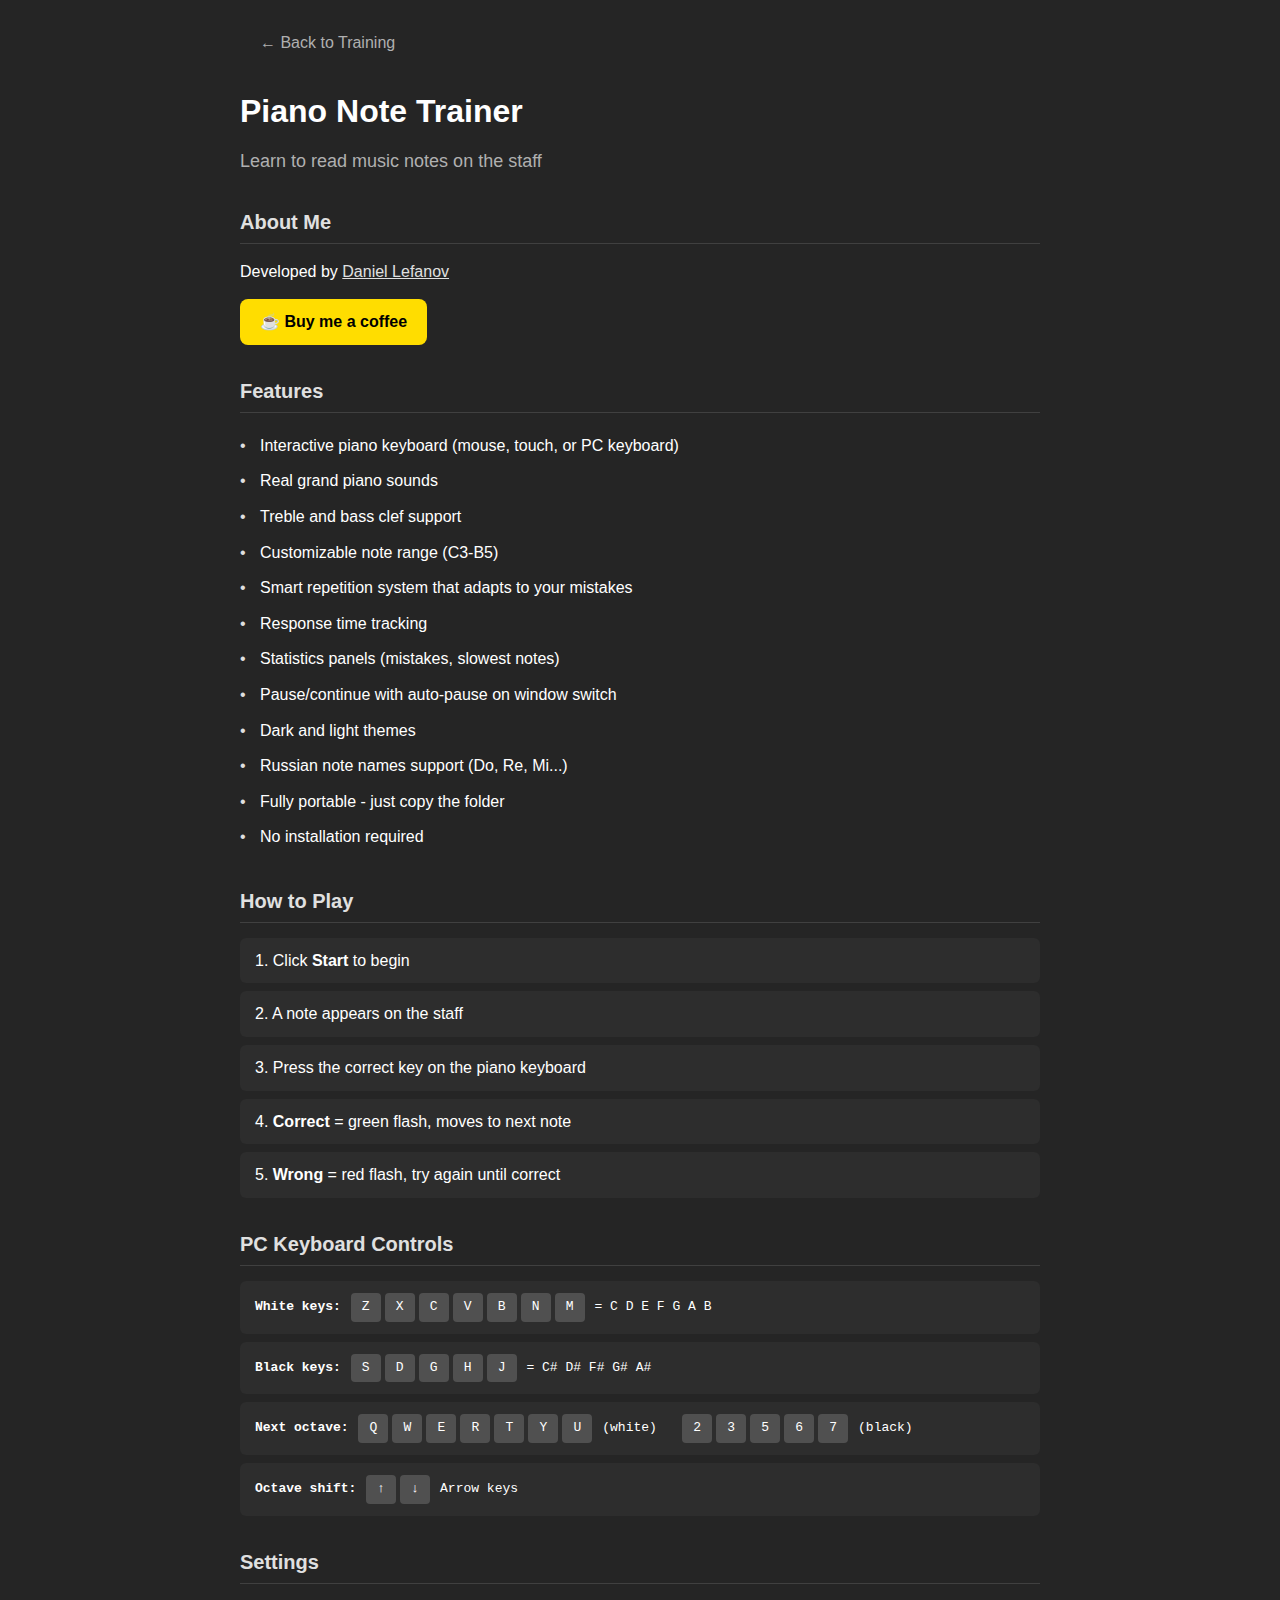
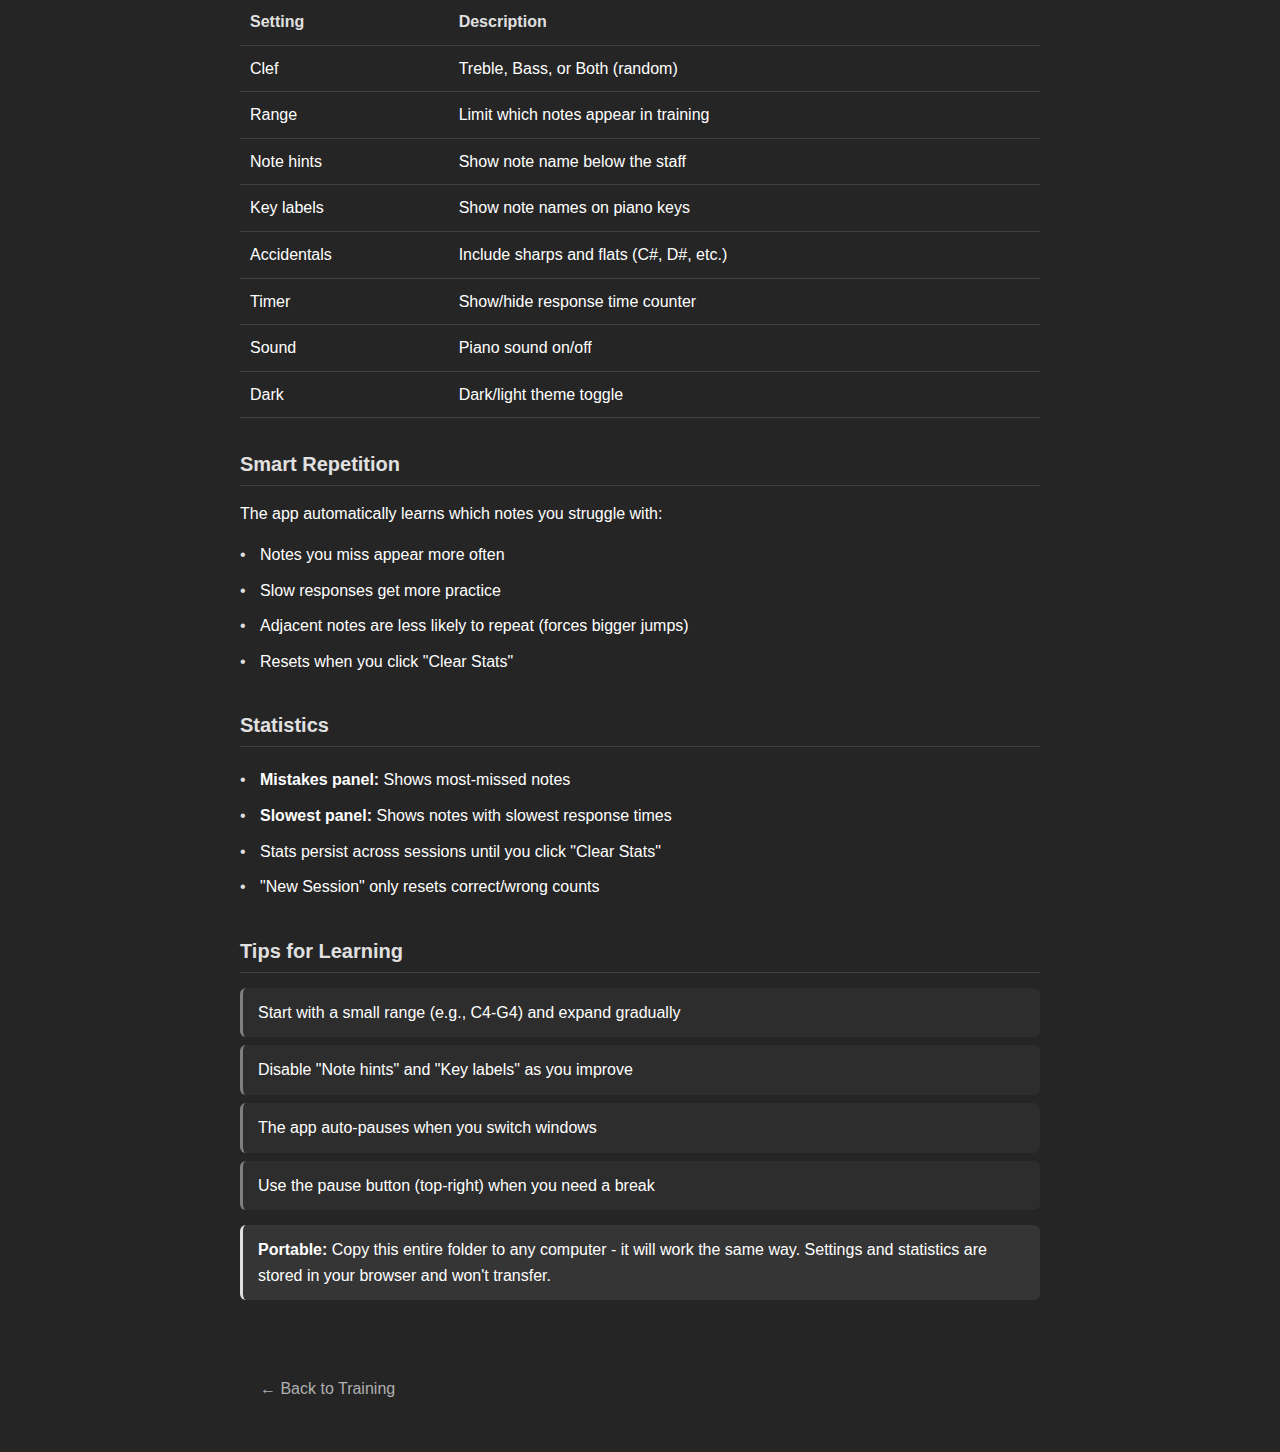
<file: help.html>
<!DOCTYPE html>
<html lang="en">
<head>
    <meta charset="UTF-8">
    <meta name="viewport" content="width=device-width, initial-scale=1.0">
    <title>Piano Note Trainer - Help</title>
    <link rel="icon" type="image/svg+xml" href="data:image/svg+xml,<svg xmlns='http://www.w3.org/2000/svg' viewBox='0 0 100 100'><rect x='5' y='20' width='90' height='60' rx='4' fill='%23333'/><rect x='10' y='25' width='11' height='50' fill='white' rx='2'/><rect x='23' y='25' width='11' height='50' fill='white' rx='2'/><rect x='36' y='25' width='11' height='50' fill='white' rx='2'/><rect x='49' y='25' width='11' height='50' fill='white' rx='2'/><rect x='62' y='25' width='11' height='50' fill='white' rx='2'/><rect x='75' y='25' width='11' height='50' fill='white' rx='2'/><rect x='17' y='25' width='8' height='30' fill='%23333' rx='1'/><rect x='30' y='25' width='8' height='30' fill='%23333' rx='1'/><rect x='56' y='25' width='8' height='30' fill='%23333' rx='1'/><rect x='69' y='25' width='8' height='30' fill='%23333' rx='1'/><rect x='82' y='25' width='8' height='30' fill='%23333' rx='1'/></svg>">
    <style>
        * {
            margin: 0;
            padding: 0;
            box-sizing: border-box;
            user-select: none;
            -webkit-user-select: none;
            -moz-user-select: none;
            -ms-user-select: none;
        }
        body {
            font-family: -apple-system, BlinkMacSystemFont, 'Segoe UI', Roboto, sans-serif;
            background: #252525;
            color: #FFFFFF;
            min-height: 100vh;
            padding: 20px;
            line-height: 1.6;
        }
        /* Light theme */
        body.light-theme {
            background: #f5f5f5;
            color: #333;
        }
        body.light-theme .back-btn {
            background: transparent;
            color: #666;
        }
        body.light-theme .back-btn:hover {
            background: rgba(0, 0, 0, 0.08);
            color: #333;
        }
        body.light-theme h1 {
            color: #333;
        }
        body.light-theme h2 {
            color: #505050;
            border-bottom-color: #ddd;
        }
        body.light-theme .option {
            background: #e8e8e8;
        }
        body.light-theme .keyboard-row {
            background: #e8e8e8;
        }
        body.light-theme .key {
            background: #d0d0d0;
        }
        body.light-theme .tip {
            background: #e8e8e8;
        }
        body.light-theme .note {
            background: #e0e0e0;
        }
        body.light-theme table th {
            color: #505050;
        }
        body.light-theme table td,
        body.light-theme table th {
            border-bottom-color: #ddd;
        }
        .container {
            max-width: 800px;
            margin: 0 auto;
        }
        /* Back Button Style (matches main page icon buttons) */
        .back-btn {
            display: inline-flex;
            align-items: center;
            gap: 8px;
            padding: 10px 20px;
            background: transparent;
            color: #B0B0B0;
            text-decoration: none;
            border-radius: 8px;
            font-size: 16px;
            margin-bottom: 20px;
            transition: all 0.15s;
        }
        .back-btn:hover {
            background: #3A3A3A;
            color: #FFFFFF;
        }
        /* Coffee Button Style (matches main page) */
        .coffee-btn {
            display: inline-block;
            padding: 10px 20px;
            background: #ffdd00;
            color: #000;
            text-decoration: none;
            border-radius: 8px;
            font-weight: bold;
            transition: all 0.15s;
        }
        .coffee-btn:hover {
            background: #ffeb55;
            transform: scale(1.05);
        }
        h1 {
            font-size: 32px;
            margin-bottom: 10px;
            color: #FFFFFF;
        }
        .subtitle {
            color: #B0B0B0;
            margin-bottom: 30px;
            font-size: 18px;
        }
        h2 {
            font-size: 20px;
            margin-top: 30px;
            margin-bottom: 15px;
            color: #E0E0E0;
            border-bottom: 1px solid #404040;
            padding-bottom: 5px;
        }
        ul {
            list-style: none;
            margin-bottom: 15px;
        }
        ul li {
            padding: 5px 0;
            padding-left: 20px;
            position: relative;
        }
        ul li::before {
            content: "•";
            color: #E0E0E0;
            position: absolute;
            left: 0;
        }
        p {
            margin-bottom: 10px;
        }
        .option {
            background: #2D2D2D;
            padding: 10px 15px;
            border-radius: 6px;
            margin-bottom: 8px;
        }
        .option strong {
            color: #FFFFFF;
        }
        table {
            width: 100%;
            border-collapse: collapse;
            margin: 15px 0;
        }
        th, td {
            padding: 10px;
            text-align: left;
            border-bottom: 1px solid #404040;
        }
        th {
            color: #E0E0E0;
        }
        .keyboard-row {
            background: #2D2D2D;
            padding: 10px 15px;
            border-radius: 6px;
            margin-bottom: 8px;
            font-family: monospace;
        }
        .key {
            display: inline-block;
            background: #505050;
            padding: 4px 10px;
            border-radius: 4px;
            margin: 2px;
            min-width: 30px;
            text-align: center;
        }
        .tip {
            background: #2D2D2D;
            padding: 12px 15px;
            border-radius: 6px;
            margin-bottom: 8px;
            border-left: 3px solid #808080;
        }
        .note {
            background: #353535;
            padding: 12px 15px;
            border-radius: 6px;
            margin: 15px 0;
            border-left: 3px solid #E0E0E0;
        }
    </style>
</head>
<body>
    <div class="container">
        <a href="index.html" class="back-btn">← Back to Training</a>

        <h1>Piano Note Trainer</h1>
        <p class="subtitle">Learn to read music notes on the staff</p>

        <h2>About Me</h2>
        <p>
            Developed by <a href="https://www.linkedin.com/in/daniel-lefanov/" target="_blank" style="color: #E0E0E0;">Daniel Lefanov</a>
        </p>
        <p style="margin-top: 15px;">
            <a href="https://buymeacoffee.com/daniel_l" target="_blank" class="coffee-btn">☕ Buy me a coffee</a>
        </p>

        <h2>Features</h2>
        <ul>
            <li>Interactive piano keyboard (mouse, touch, or PC keyboard)</li>
            <li>Real grand piano sounds</li>
            <li>Treble and bass clef support</li>
            <li>Customizable note range (C3-B5)</li>
            <li>Smart repetition system that adapts to your mistakes</li>
            <li>Response time tracking</li>
            <li>Statistics panels (mistakes, slowest notes)</li>
            <li>Pause/continue with auto-pause on window switch</li>
            <li>Dark and light themes</li>
            <li>Russian note names support (Do, Re, Mi...)</li>
            <li>Fully portable - just copy the folder</li>
            <li>No installation required</li>
        </ul>

        <h2>How to Play</h2>
        <div class="option">1. Click <strong>Start</strong> to begin</div>
        <div class="option">2. A note appears on the staff</div>
        <div class="option">3. Press the correct key on the piano keyboard</div>
        <div class="option">4. <strong>Correct</strong> = green flash, moves to next note</div>
        <div class="option">5. <strong>Wrong</strong> = red flash, try again until correct</div>

        <h2>PC Keyboard Controls</h2>
        <div class="keyboard-row">
            <strong>White keys:</strong>
            <span class="key">Z</span><span class="key">X</span><span class="key">C</span><span class="key">V</span><span class="key">B</span><span class="key">N</span><span class="key">M</span>
            = C D E F G A B
        </div>
        <div class="keyboard-row">
            <strong>Black keys:</strong>
            <span class="key">S</span><span class="key">D</span><span class="key">G</span><span class="key">H</span><span class="key">J</span>
            = C# D# F# G# A#
        </div>
        <div class="keyboard-row">
            <strong>Next octave:</strong>
            <span class="key">Q</span><span class="key">W</span><span class="key">E</span><span class="key">R</span><span class="key">T</span><span class="key">Y</span><span class="key">U</span>
            (white) &nbsp;
            <span class="key">2</span><span class="key">3</span><span class="key">5</span><span class="key">6</span><span class="key">7</span>
            (black)
        </div>
        <div class="keyboard-row">
            <strong>Octave shift:</strong>
            <span class="key">↑</span><span class="key">↓</span> Arrow keys
        </div>

        <h2>Settings</h2>
        <table>
            <tr><th>Setting</th><th>Description</th></tr>
            <tr><td>Clef</td><td>Treble, Bass, or Both (random)</td></tr>
            <tr><td>Range</td><td>Limit which notes appear in training</td></tr>
            <tr><td>Note hints</td><td>Show note name below the staff</td></tr>
            <tr><td>Key labels</td><td>Show note names on piano keys</td></tr>
            <tr><td>Accidentals</td><td>Include sharps and flats (C#, D#, etc.)</td></tr>
            <tr><td>Timer</td><td>Show/hide response time counter</td></tr>
            <tr><td>Sound</td><td>Piano sound on/off</td></tr>
            <tr><td>Dark</td><td>Dark/light theme toggle</td></tr>
        </table>

        <h2>Smart Repetition</h2>
        <p>The app automatically learns which notes you struggle with:</p>
        <ul>
            <li>Notes you miss appear more often</li>
            <li>Slow responses get more practice</li>
            <li>Adjacent notes are less likely to repeat (forces bigger jumps)</li>
            <li>Resets when you click "Clear Stats"</li>
        </ul>

        <h2>Statistics</h2>
        <ul>
            <li><strong>Mistakes panel:</strong> Shows most-missed notes</li>
            <li><strong>Slowest panel:</strong> Shows notes with slowest response times</li>
            <li>Stats persist across sessions until you click "Clear Stats"</li>
            <li>"New Session" only resets correct/wrong counts</li>
        </ul>

        <h2>Tips for Learning</h2>
        <div class="tip">Start with a small range (e.g., C4-G4) and expand gradually</div>
        <div class="tip">Disable "Note hints" and "Key labels" as you improve</div>
        <div class="tip">The app auto-pauses when you switch windows</div>
        <div class="tip">Use the pause button (top-right) when you need a break</div>

        <div class="note">
            <strong>Portable:</strong> Copy this entire folder to any computer - it will work the same way.
            Settings and statistics are stored in your browser and won't transfer.
        </div>

        <br><br>
        <a href="index.html" class="back-btn">← Back to Training</a>
    </div>
    <script>
        // Apply theme from settings
        try {
            const data = JSON.parse(localStorage.getItem('piano_trainer_data'));
            if (data && data.settings && data.settings.darkMode === false) {
                document.body.classList.add('light-theme');
            }
        } catch (e) {}
    </script>
</body>
</html>
</file>
